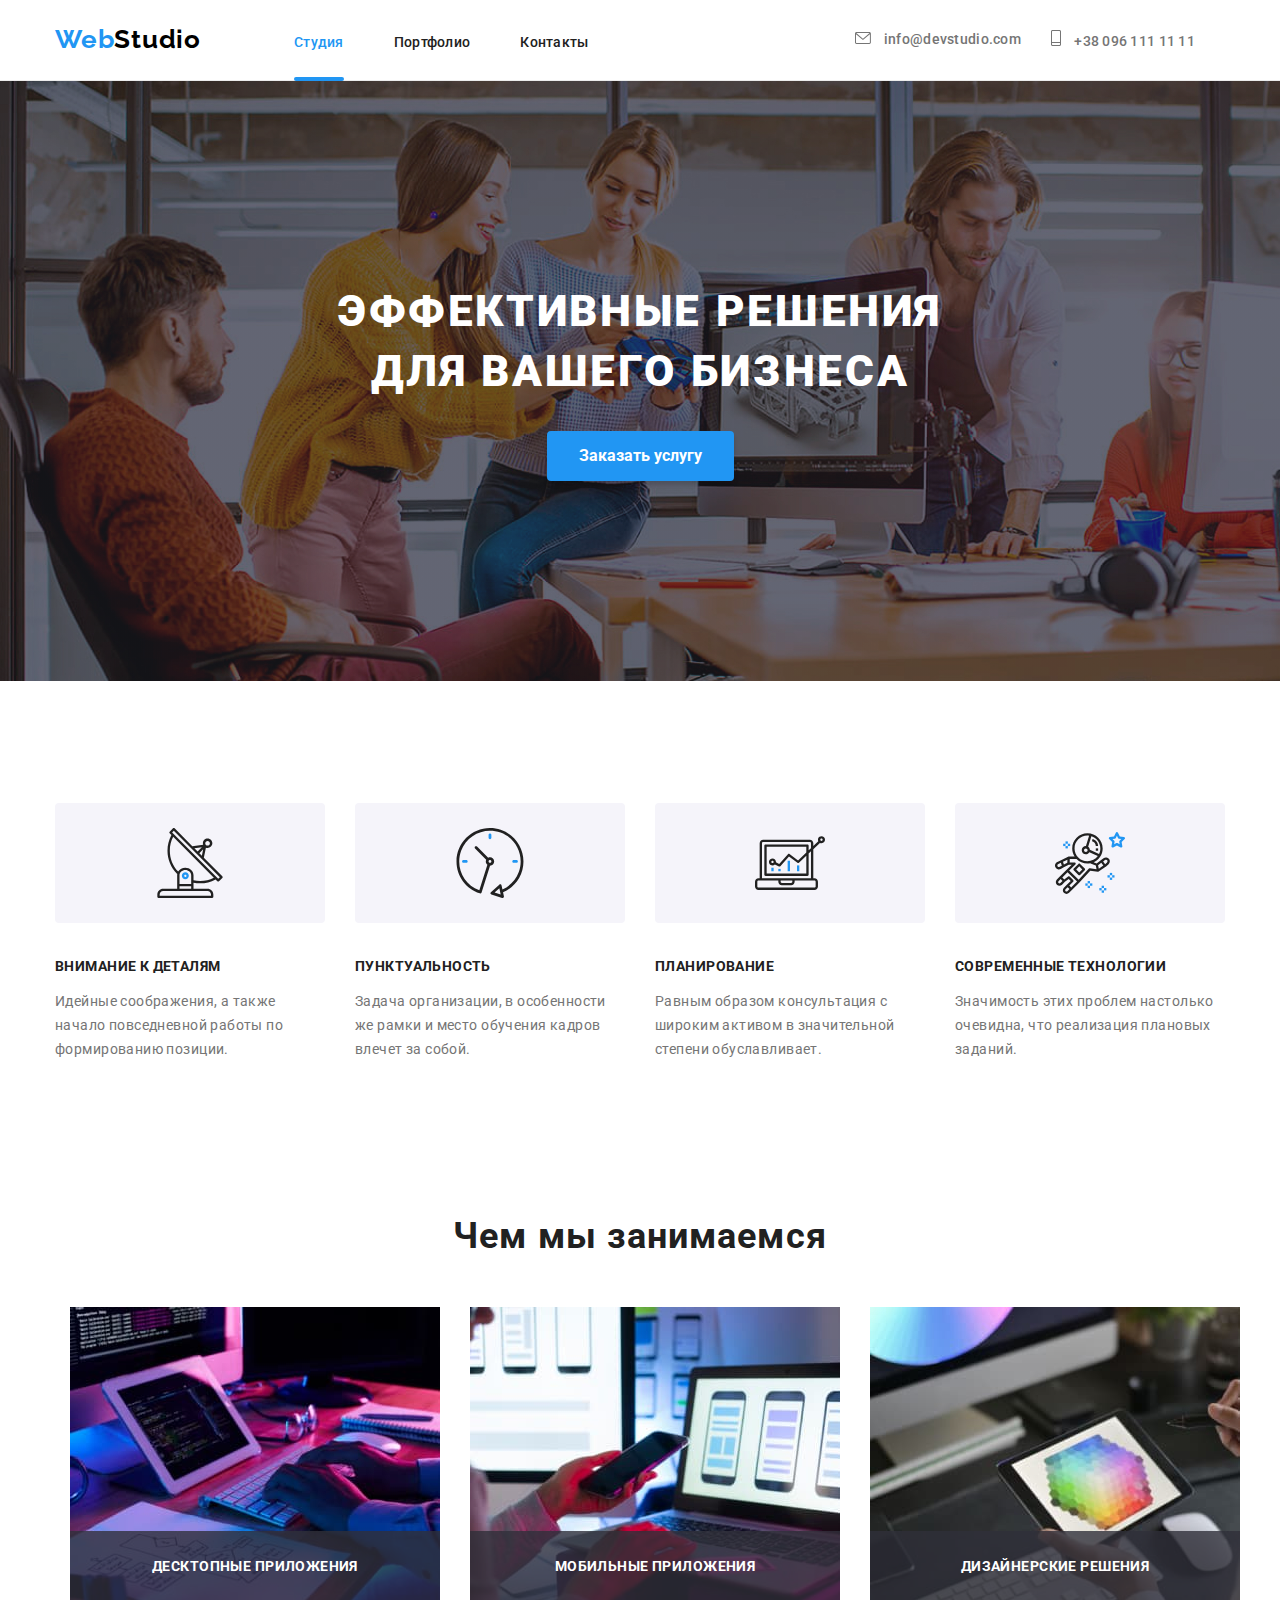
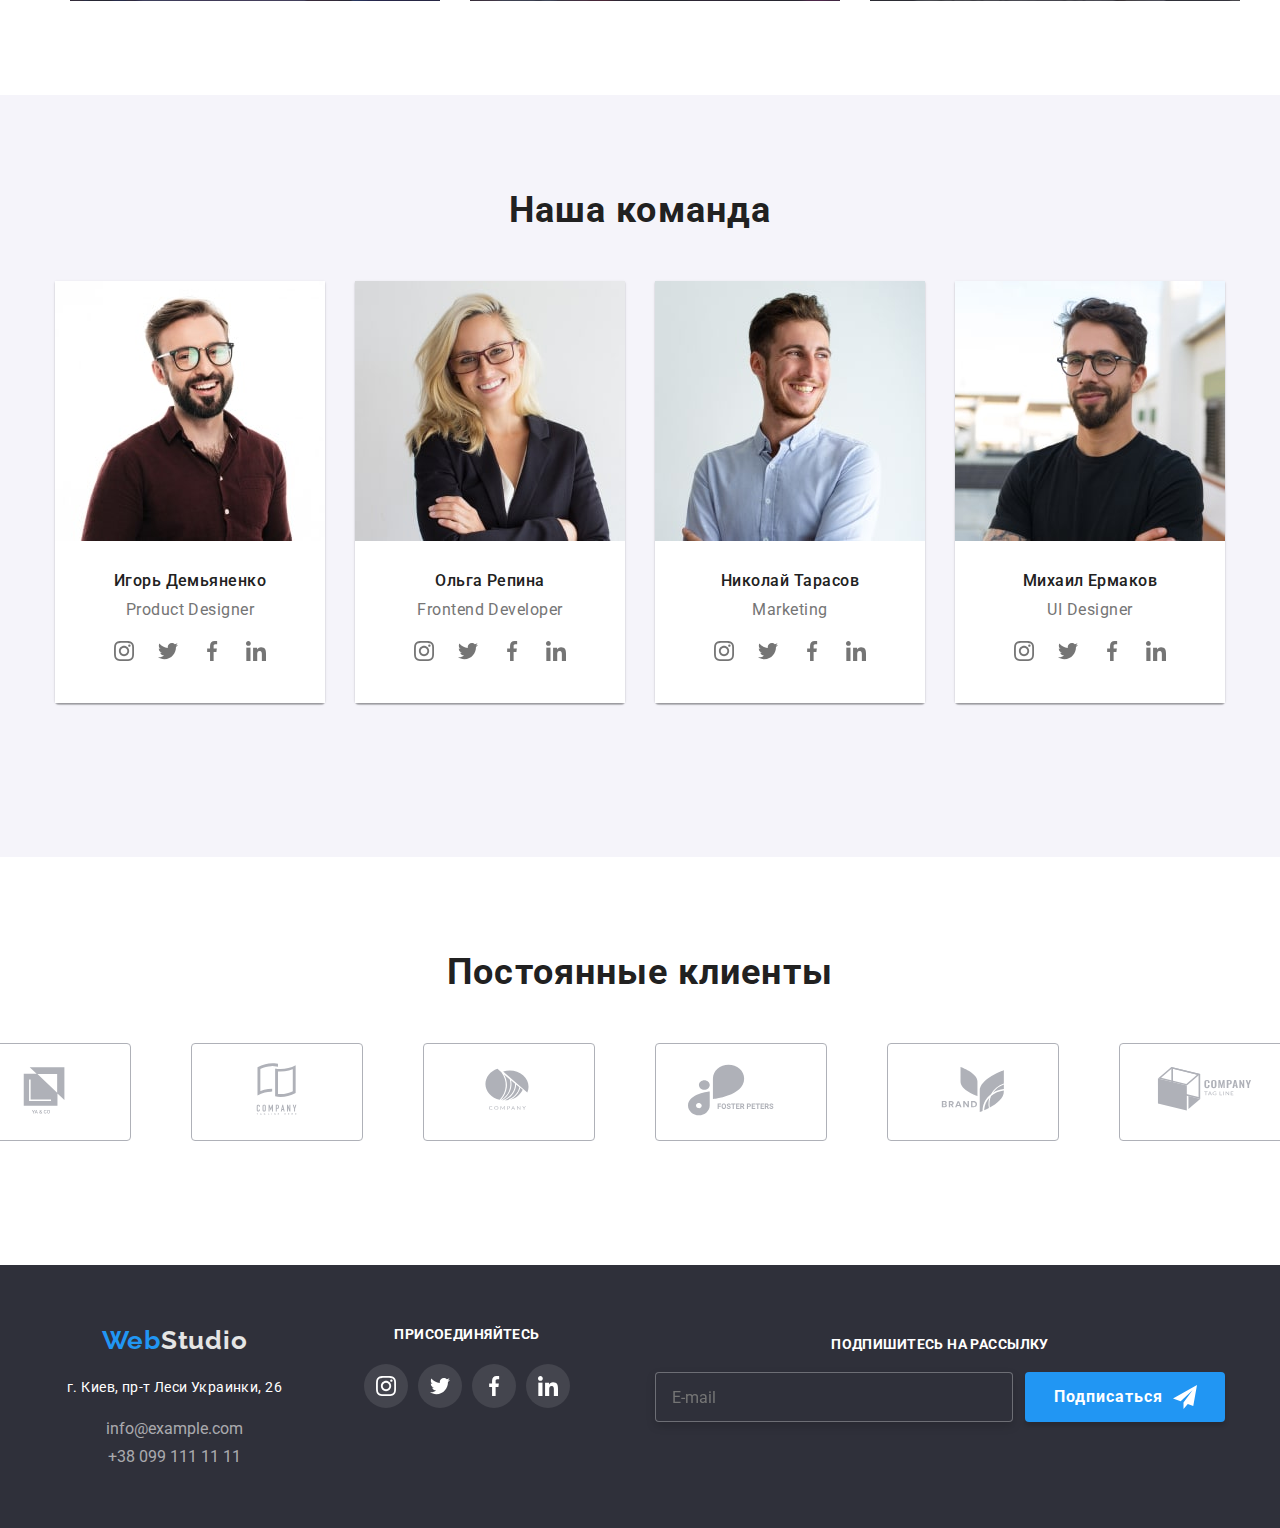
<file: index.html>
<!DOCTYPE html>
<html lang="ru">
    <head>
        <meta charset="UTF-8">
        <meta http-equiv="X-UA-Compatible" content="IE=edge">
        <meta name="viewport" content="width=device-width, initial-scale=1.0">
        <title>Document</title>
        <link rel="preconnect" href="https://fonts.gstatic.com">
        <link href="https://fonts.googleapis.com/css2?family=Raleway:wght@700&family=Roboto:wght@400;500;700;900&display=swap" rel="stylesheet">
        <link rel="stylesheet" href="./css/styles.css">
        <link rel="stylesheet" href="./css/main.min.css">
    </head>
    <body>
    <!--Шапка сайта-->
    <header class="header">
    <div class="container header-container">
    <nav class="header-nav">
        <a class="logo" href="/"><span class="web-logo">Web</span>Studio</a>

        <ul class="menu">
        <li class="menu__item"><a class=" menu__link current-page" href="">Студия</a></li>
        <li class="menu__item"><a class="menu__link" href="./portfolio.html">Портфолио</a></li>
        <li class="menu__item"><a calss="menu__link"  href="">Контакты</a></li>
        </ul>
    </nav>
    <ul class="contacts">
        <li class="contacts__item">
        <a class="contacts__link" href="mailto:info@devstudio.com">
            <svg class="envelope-icon" width="16" height="12">
            <use href="./images/icons.svg#icon-envelope"></use>
            </svg>
        info@devstudio.com</a></li>
        <li class="contacts__item">
        <a class="contacts__link" href="tel:+380961111111">
        <svg class="phone-icon" width="10" height="16">
        <use href="./images/icons.svg#icon-phone"></use>    
        </svg> +38 096 111 11 11</a></li>
     </ul>
   
     <button class="menu-open" type="button">
         <svg class="mobile menu-open" width="40" height="40"><use href="./images/icons.svg#mobile"></use></svg>
     </button>
    
     <div class="mobile-nav is-hidden ">
         <div class="mobile-container">
         <button type="button" class="menu-close">
            <svg class="mobile menu-close" width="20" height="20"><use href="./images/icons.svg#icon-vector"></use></svg>
         </button>
         <nav>
             <ul class="mobile-menu">
                 <li class="mobile-menu__item">
                     <a href="" class="mobile-menu__link">Студия</a>
                 </li>
                 <li class="mobile-menu__item">
                     <a href="" class="mobile-menu__link">Портфолио</a>
                 </li>
                     <li class="mobile-menu__item">
                     <a href="" class="mobile-menu__link">Контакты</a>
                 </li>
             </ul>
         </nav>
         <div class="mobile-nav__bottom">
            <ul class="mobile-contacts list">
              <li class="mobile-contacts__item">
                <a href="" class="mobile-mail__link link">+38 096 111 11 11</a>
              </li>
              <li class="mobile-contacts__item">
                <a href="" class="mobile-contacts__link link">info@devstudio.com</a>
              </li>
            
            </ul>
            <ul class="mobile-media list">
              <li class="mobile-media__item">
                <a href="" class="mobile-media__link link">Instagram</a>
              </li>
              <li class="mobile-media__item">
                <a href="" class="mobile-media__link link">Twitter</a>
              </li>
              <li class="mobile-media__item">
                <a href="" class="mobile-media__link link">Facebook</a>
              </li>
              <li class="mobile-media__item">
                <a href="" class="mobile-media__link link">LinkedIn</a>
              </li>
            </ul>
            </div>
        </div>
    
    </div>
</div>

    </header>

<main>
    <!--Главный герой-->
    <section class="hero">
        <div class="container">
        <h1 class="title-h1">Эффективные решения <br> для вашего бизнеса</h1>
        <button data-modal-open class="button" type="button">Заказать услугу</button>
        </div>
    </section>
    
    <!--Преимущества-->
    <section class="section advantages">
    <div class="container">
        <h2>Преимущества</h2>
    <ul class="advantages-list">
        <li class="advanategs-list-item">
            <div class="advantages-bg-icon">
                <svg class="advantages-icon" width="70" height="70">
                <use href="./images/icons.svg#icon-antenna"></use>   
                </svg>
            </div>
            <h3 class="advantages-title">Внимание к деталям</h3>
            <p class="advantages-description">Идейные соображения, а также начало повседневной работы по формированию позиции.</p>
        </li>

        <li class="advanategs-list-item">
            <div class="advantages-bg-icon">
                <svg class="advantages-icon" width="70" height="70">
                <use href="./images/icons.svg#icon-clock"></use>
                </svg>
            </div>
            <h3 class="advantages-title">Пунктуальность</h3>
            <p  class="advantages-description">Задача организации, в особенности же рамки и место обучения кадров влечет за собой.</p>
        </li>
    
        <li class="advanategs-list-item">
            <div class="advantages-bg-icon">
                <svg class="advantages-icon" width="70" height="70">
                <use href="./images/icons.svg#icon-diagram"></use>
                </svg>
            </div>
            <h3 class="advantages-title">Планирование</h3>
            <p class="advantages-description">Равным образом консультация с широким активом в значительной степени обуславливает.</p>
        </li>

        <li class="advanategs-list-item">
            <div class="advantages-bg-icon">
                <svg class="advantages-icon" width="70" height="70">
                <use href="./images/icons.svg#icon-astronaut"></use>
                </svg>
            </div>
            <h3 class="advantages-title">Современные технологии</h3>
            <p class="advantages-description">Значимость этих проблем настолько очевидна, что реализация плановых заданий.</p>
        </li>
    </ul>
    </div>
    </section>

    <!--Чем мы занимаемся-->
    <section class="services">
        <h2 class="h2-title">Чем мы занимаемся</h2>
        <ul class="services-list">
            <li class="services-item">
                <img src="./images/box1.jpg" alt="Разработка" width="370">
                <div class="services-desc">
                    <h3>Десктопные приложения</h3>
                  </div>
            </li>
            <li class="services-item">
                <img src="./images/img.jpg" alt="Приложения" width="370">
                <div class="services-desc">
                    <h3>Мобильные приложения</h3>
                  </div>
            </li>
            <li class="services-item">
                <img src="./images/img(1).jpg" alt="Дизайн" width="370">
                <div class="services-desc">
                    <h3>Дизайнерские решения</h3>
                  </div>
            </li>
        </ul>
    </section>

    <!--Наша команда-->
    <section class="our-team">
    <div class="container">
        <h2 class="h2-title">Наша команда</h2>
        <ul class="our-team-list">
            <li class="our-team-item">
                <picture>
                    <source srcset="./images/dev-1-desk-min.jpg 1x, ./images/dev-1-desk2-min.jpg 2x" media="(min-width: 1200px)">
                    <source srcset="./images/dev-1-tab-min.jpg 1x, ./images/dev-1-tab2-min.jpg 2x" media="(min-width: 768px)">
                    <source srcset="./images/dev-1-mob-min.jpg 1x, ./images/dev-1-mob2-min.jpg 2x" media="(min-width: 480px)">
                    <img src="./images/img(4)(1).jpg" alt="Product designer" width="270">
                </picture>
                
                <div class="team-card">
                <h3 class="developer-title">Игорь Демьяненко</h3>
                <p class="developer-description">Product Designer</p>
                <ul class="social-icons-list">
                    <li class="social-icon-item">
                        <a href="#">
                            <svg class="social-icon">
                            <use href="./images/icons.svg#icon-instagram"></use>
                            </svg>
                        </a>
                    </li>
                    <li class="social-icon-item">
                        <a href="#">
                            <svg class="social-icon" >
                            <use href="./images/icons.svg#icon-twitter"></use>
                            </svg>
                        </a>
                    <li class="social-icon-item">
                            <a href="#">
                                <svg class="social-icon" >
                                <use href="./images/icons.svg#icon-facebook"></use>
                                </svg>
                            </a>
                        </li>
                    </li>
                    <li class="social-icon-item"><a href="#"><svg class="social-icon" width="20" height="20">
                        <use href="./images/icons.svg#icon-linkedin"></use>
                        </svg></a></li>

                </ul>
                
            </div>
            </li>
            <li class="our-team-item">
                <picture>
                    <source srcset="./images/dev-2-desk-min.jpg 1x, ./images/dev-2-desk2-min.jpg 2x" media="(min-width: 1200px)">
                    <source srcset="./images/dev-2-tab-min.jpg 1x, ./images/dev-2-tab2-min.jpg 2x" media="(min-width: 768px)">
                    <source srcset="./images/dev-2-mob-min.jpg 1x, ./images/dev-2-mob2-min.jpg 2x" media="(min-width: 480px)">
                <img src="./images/img(1)(1).jpg" alt="Frontend developer" width="270">
                </picture>
                <div class="team-card">
                <h3 class="developer-title">Ольга Репина</h3>
                <p class="developer-description">Frontend Developer</p>
                <ul class="social-icons-list">
                    <li class="social-icon-item">
                        <a href="#">
                            <svg class="social-icon">
                            <use href="./images/icons.svg#icon-instagram"></use>
                            </svg>
                        </a>
                    </li>
                    <li class="social-icon-item">
                        <a href="#">
                            <svg class="social-icon">
                            <use href="./images/icons.svg#icon-twitter"></use>
                            </svg>
                        </a>
                    <li class="social-icon-item">
                            <a href="#">
                                <svg class="social-icon">
                                <use href="./images/icons.svg#icon-facebook"></use>
                                </svg>
                            </a>
                        </li>
                    </li>
                    <li class="social-icon-item"><a href="#"><svg class="social-icon">
                        <use href="./images/icons.svg#icon-linkedin"></use>
                        </svg></a></li>

                </ul>
                </div>
            </li>
            <li class="our-team-item">
                <picture>
                    <source srcset="./images/dev-3-desk-min.jpg 1x, ./images/dev-3-desk2-min.jpg 2x" media="(min-width: 1200px)">
                    <source srcset="./images/dev-3-tab-min.jpg 1x, ./images/dev-3-tab2-min.jpg 2x" media="(min-width: 768px)">
                    <source srcset="./images/dev-3-mob-min.jpg 1x, ./images/dev-3-mob2-min.jpg 2x" media="(min-width: 480px)">
                <img src="./images/img(2)(1).jpg" alt="Marketing" width="270">
                </picture>
                <div class="team-card">
                <h3 class="developer-title">Николай Тарасов</h3>
                <p class="developer-description">Marketing</p>
                <ul class="social-icons-list">
                    <li class="social-icon-item">
                        <a href="#">
                            <svg class="social-icon">
                            <use href="./images/icons.svg#icon-instagram"></use>
                            </svg>
                        </a>
                    </li>
                    <li class="social-icon-item">
                        <a href="#">
                            <svg class="social-icon">
                            <use href="./images/icons.svg#icon-twitter"></use>
                            </svg>
                        </a>
                    <li class="social-icon-item">
                            <a href="#">
                                <svg class="social-icon">
                                <use href="./images/icons.svg#icon-facebook"></use>
                                </svg>
                            </a>
                        </li>
                    </li>
                    <li class="social-icon-item"><a href="#"><svg class="social-icon">
                        <use href="./images/icons.svg#icon-linkedin"></use>
                        </svg></a></li>

                </ul>
            </div>
            </li>
            <li class="our-team-item">
                <picture>
                    <source srcset="./images/dev-4-desk-min.jpg 1x, ./images/dev-4-desk2-min.jpg 2x" media="(min-width: 1200px)">
                    <source srcset="./images/dev-4-tab-min.jpg 1x, ./images/dev-4-tab2-min.jpg 2x" media="(min-width: 768px)">
                    <source srcset="./images/dev-4-mob-min.jpg 1x, ./images/dev-4-mob2-min.jpg 2x" media="(min-width: 480px)">
                <img src="./images/img(3)(1).jpg" alt="Ul designer" width="270">
                </picture>
                <div class="team-card">
                <h3 class="developer-title">Михаил Ермаков</h3>
                <p class="developer-description">UI Designer</p>
                <ul class="social-icons-list">
                    <li class="social-icon-item">
                        <a href="#">
                            <svg class="social-icon">
                            <use href="./images/icons.svg#icon-instagram"></use>
                            </svg>
                        </a>
                    </li>
                    <li class="social-icon-item">
                        <a href="#">
                            <svg class="social-icon">
                            <use href="./images/icons.svg#icon-twitter"></use>
                            </svg>
                        </a>
                    <li class="social-icon-item">
                            <a href="#">
                                <svg class="social-icon">
                                <use href="./images/icons.svg#icon-facebook"></use>
                                </svg>
                            </a>
                        </li>
                    </li>
                    <li class="social-icon-item"><a href="#"><svg class="social-icon">
                        <use href="./images/icons.svg#icon-linkedin"></use>
                        </svg></a></li>

                </ul>
            </div>
            </li>
        </ul>
    </div>
    </section>

    <!--Наши Клиенты-->
    <section class="clients">
        <div class="container">
        <h2 class="h2-title">Постоянные клиенты</h2>
        <ul class="clients-list">
            <li class="clients-list-item">
            <svg class="client-logo">
                <use href="./images/icons.svg#icon-yacologo"></use>
            </svg>
            </li>
            <li class="clients-list-item">
            <svg class="client-logo">
                <use href="./images/icons.svg#icon-company-files"></use>
            </svg>
            </li>
            <li class="clients-list-item">
            <svg class="client-logo">
                <use href="./images/icons.svg#icon-companylogo"></use>
            </svg>
            </li>
            <li class="clients-list-item">
            <svg class="client-logo">
                <use href="./images/icons.svg#icon-fosterpeters"></use>
            </svg>
            </li>
            <li class="clients-list-item">
            <svg class="client-logo">
                <use href="./images/icons.svg#icon-brand"></use>
            </svg>
            </li>
            <li class="clients-list-item">
            <svg class="client-logo">
                <use href="./images/icons.svg#icon-Logo6"></use>
            </svg>
            </li>
        </ul>
    </div>

    </section>
    
    
    
    </main>
    <!--Футер-->
    <footer class="footer">
    <div class="container footer">
    <div class="footer-wrapper">
    <div class="footer-address-container"> 
    <a class="logo" href="./index.html"><span class="web-logo">Web</span><span class="studio-logo">Studio</span></a>
    <address class="footer-address">
        <p class="address-kiev">г. Киев, пр-т Леси Украинки, 26</p>
        <a href="mailto:info@example.com" class="footer-contacts">info@example.com <br></a>
        <a href="tel:+380991111111" class="footer-contacts">+38 099 111 11 11</a>
    </address>
    </div>  
    
    <div class="footer-social">
        <b>присоединяйтесь</b>
        <ul class="footer-social-list">
            <li class="footer-social-item">
                <svg class="footer-social-icon" >
                    <use href="./images/icons.svg#icon-instagram"></use>
                </svg>
            </li>
            <li class="footer-social-item">
                <svg class="footer-social-icon">
                    <use href="./images/icons.svg#icon-twitter"></use>
                </svg>
            </li>
            <li class="footer-social-item">
                <svg class="footer-social-icon">
                    <use href="./images/icons.svg#icon-facebook"></use>
                </svg>
            </li>
            <li class="footer-social-item">
                <svg class="footer-social-icon">
                    <use href="./images/icons.svg#icon-linkedin"></use>
                </svg>
            </li>
        </ul>
    </div>
    </div>
<div class="signup-form">
    <p class="footer-form-title">Подпишитесь на рассылку</p>
    <form action="#" name="sign-up" class="footer-signup">        
            <input type="email" name="email" placeholder="E-mail" required class="input-signup"/>
    
        <button type="submit" class="footer-signup-submit">Подписаться
            <svg class="signup-icon" width="24" height="24">
                <use href="./images/icons.svg#icon-send"></use>
            </svg>
        </button>
    </form>
</div>
    </div>
    </footer>

    <div class="modal is-hidden" id="modal" data-modal>
        <div class="modal-content" id="modal-content">
           
          <button data-modal-close type="button">
              <svg width="11" height="11"><use href="./images/icons.svg#icon-vector"></use></svg>
          </button>

          <form action="#" class="modal-form" method="GET">
            <p class="modal-form-title">Оставьте свои данные, мы вам перезвоним</p>
              <label class="modal-form-field">Имя
              <div class="modal-form-wrap">
                  <input class="modal-form-input" type="text" name="username" placeholder=" " required/>
                  <svg class="modal-form-icon" width="15" height="115"><use href="./images/icons.svg#icon-person"></use></svg>
              </div>
            </label>
            <label class="modal-form-field">Телефон
                <div class="modal-form-wrap">
                    <input class="modal-form-input" type="tel" name="usertel" placeholder=" " required/>
                    <svg class="modal-form-icon" width="15" height="15"><use href="./images/icons.svg#icon-phone"></use></svg>
                </div>
              </label>
              <label class="modal-form-field">Почта
                <div class="modal-form-wrap">
                    <input class="modal-form-input" type="email" name="usermail" placeholder=" " required/>
                    <svg class="modal-form-icon" width="15" height="15"><use href="./images/icons.svg#icon-email"></use></svg>
                </div>
              </label>
              <label class="modal-form-field">Комментарий
                <div class="modal-form-wrap">
                    <textarea class="modal-form-comment" 
                    type="text" name="usercomment" placeholder="Введите текст " required></textarea>
                </div>
              </label>
            
                  <input type="checkbox" id="checkbox" name="user-agree"
                   required class="visually-hidden modal-form-check">
                   <label for="checkbox" class="modal-form-policy">
                    <div class="icon-tick-wrap">
                  <svg class="icon-tick" width="11" height="8">
                    <use href="./images/icons.svg#icon-tick"></use></svg> </div>
                  Соглашаюсь с рассылкой и принимаю  <a class="policy-link" href="#"  href target="_blank" rel="nofollow noopener norefferer"> Условия договора</a>
                
              </label>
              <button class="modal-form-btn" type="submit">Отправить</button>
          </form>
        </div>
      </div>
<script src="./js/modal.js"></script>
<script src="./js/menu.js"></script>
</body>
</file>
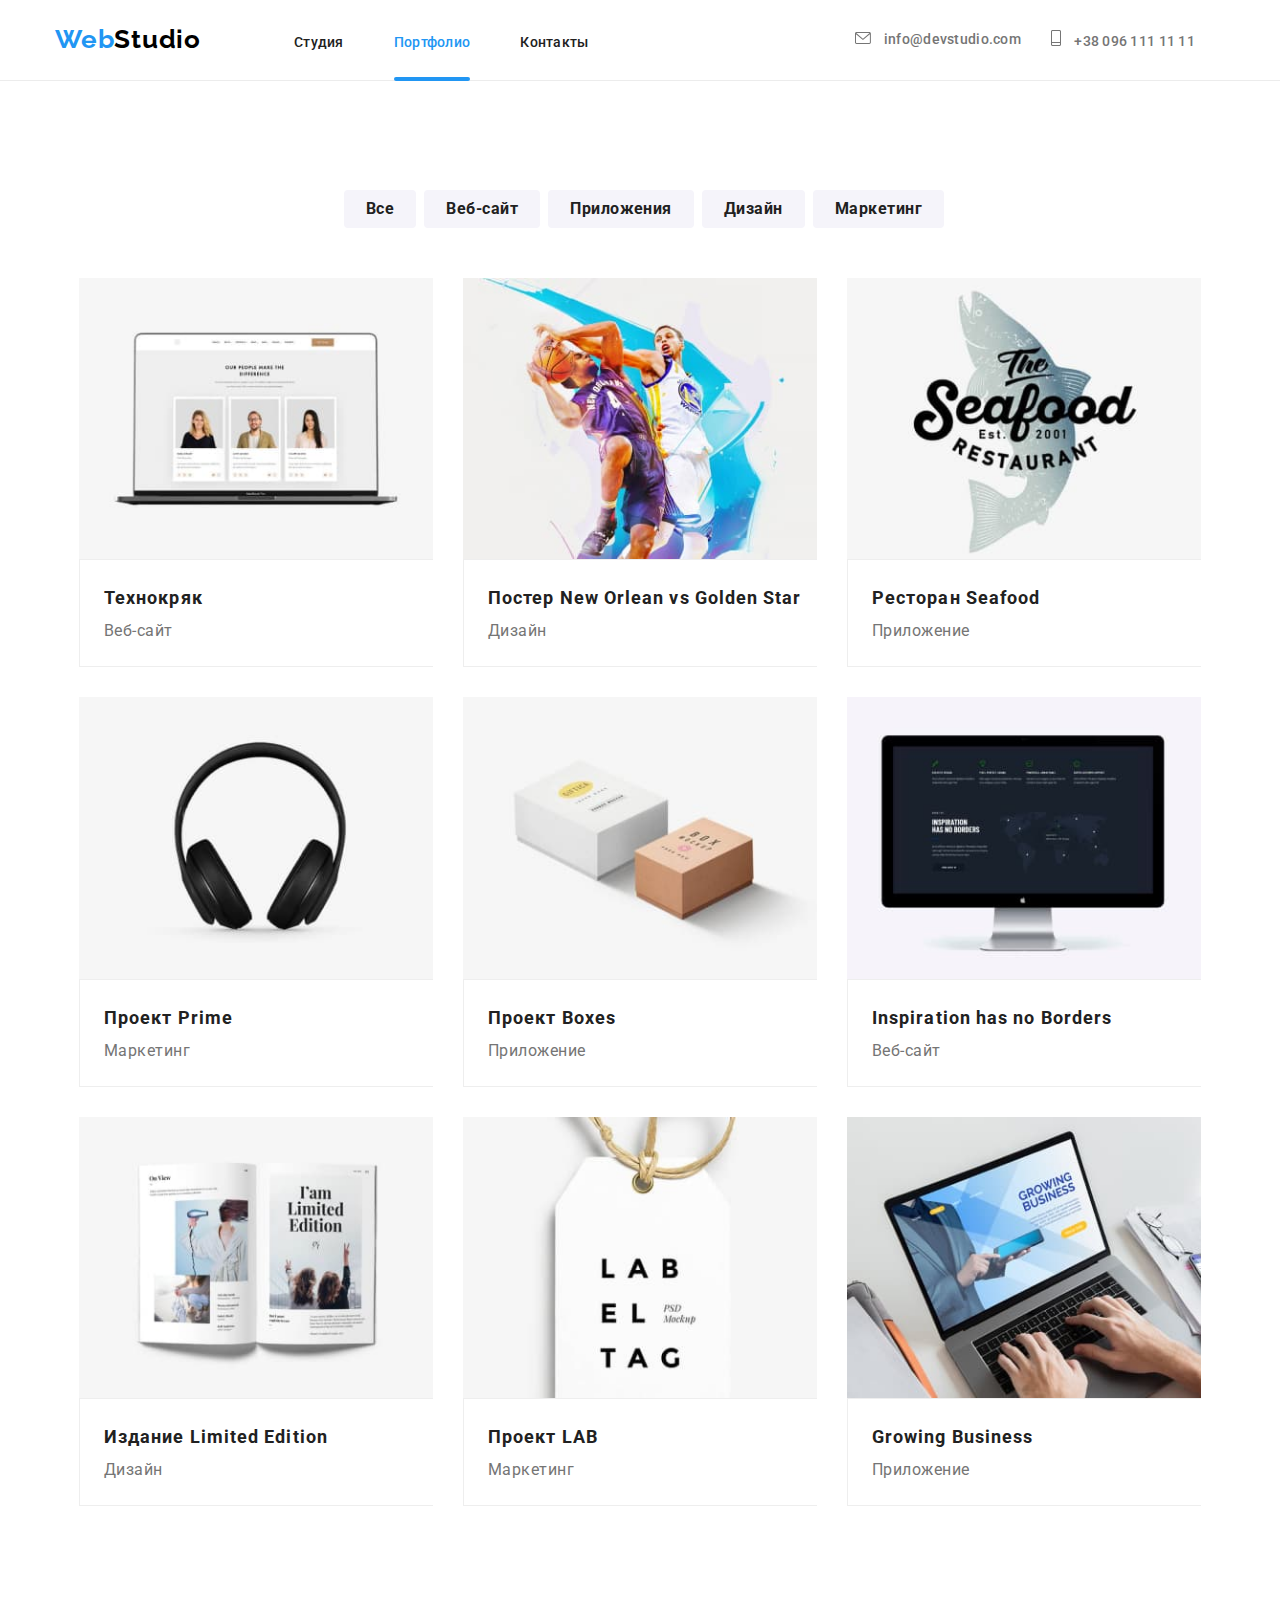
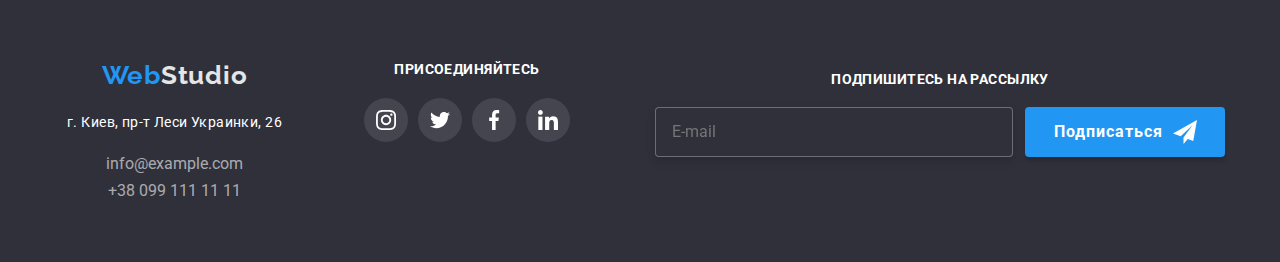
<file: portfolio.html>
<!DOCTYPE html>
<html lang="ru">
<head>
    <meta charset="UTF-8">
    <meta http-equiv="X-UA-Compatible" content="IE=edge">
    <meta name="viewport" content="width=device-width, initial-scale=1.0">
    <title>Document</title>
    <link rel="preconnect" href="https://fonts.gstatic.com">
    <link href="https://fonts.googleapis.com/css2?family=Raleway:wght@700&family=Roboto:wght@400;500;700;900&display=swap" rel="stylesheet">
    <link rel="stylesheet" href="./css/styles.css">
    <link rel="stylesheet" href="./css/main.min.css">
</head>
<body>
    <header class="header">
        <div class="container header-container">
        <nav class="header-nav">
            <a class="logo" href="/"><span class="web-logo">Web</span>Studio</a>
    
            <ul class="menu">
                <li class="menu__item"><a class=" menu__link " href="./index.html">Студия</a></li>
                <li class="menu__item"><a class="menu__link current-page" href="./index.html">Портфолио</a></li>
                <li class="menu__item"><a calss="menu__link"  href="">Контакты</a></li>
            </ul>
        </nav>
        <ul class="contacts">
            <li class="contacts__item">
            <a class="contacts__link" href="mailto:info@devstudio.com">
                <svg class="envelope-icon" width="16" height="12">
                <use href="./images/icons.svg#icon-envelope"></use>
                </svg>
            info@devstudio.com</a></li>
            <li class="contacts__item">
            <a class="contacts__link" href="tel:+380961111111">
            <svg class="phone-icon" width="10" height="16">
            <use href="./images/icons.svg#icon-phone"></use>    
            </svg> +38 096 111 11 11</a></li>
         </ul>
        </div>
        <button class="menu-open" type="button">
            <svg class="mobile menu-open" width="40" height="40"><use href="./images/icons.svg#mobile"></use></svg>
        </button>
       
        <div class="mobile-nav is-hidden ">
            <div class="mobile-container">
            <button type="button" class="menu-close">
               <svg class="mobile menu-close" width="20" height="20"><use href="./images/icons.svg#icon-vector"></use></svg>
            </button>
            <nav>
                <ul class="mobile-menu">
                    <li class="mobile-menu__item">
                        <a href="./index.html" class="mobile-menu__link">Студия</a>
                    </li>
                    <li class="mobile-menu__item">
                        <a href="./portfolio.html" class="mobile-menu__link">Портфолио</a>
                    </li>
                        <li class="mobile-menu__item">
                        <a href="" class="mobile-menu__link">Контакты</a>
                    </li>
                </ul>
            </nav>
            <div class="mobile-nav__bottom">
               <ul class="mobile-contacts list">
                 <li class="mobile-contacts__item">
                   <a href="" class="mobile-mail__link link">+38 096 111 11 11</a>
                 </li>
                 <li class="mobile-contacts__item">
                   <a href="" class="mobile-contacts__link link">info@devstudio.com</a>
                 </li>
               
               </ul>
               <ul class="mobile-media list">
                 <li class="mobile-media__item">
                   <a href="" class="mobile-media__link link">Instagram</a>
                 </li>
                 <li class="mobile-media__item">
                   <a href="" class="mobile-media__link link">Twitter</a>
                 </li>
                 <li class="mobile-media__item">
                   <a href="" class="mobile-media__link link">Facebook</a>
                 </li>
                 <li class="mobile-media__item">
                   <a href="" class="mobile-media__link link">LinkedIn</a>
                 </li>
               </ul>
               </div>
           </div>
       
       </div>
        </header>
<main>
<!--кнопки-фильтра-->
<section class="button-filter-section">
    <div class="container">
        <ul class="button-filter-list">
            <li class="button-filter-item">
                <button class="button-filter" type="button">Все</button>
            </li>
            <li class="button-filter-item">
                <button class="button-filter" type="button">Веб-сайт</button>
            </li>
            <li class="button-filter-item">
                <button class="button-filter" type="button">Приложения</button>
            </li>
            <li class="button-filter-item">
                <button class="button-filter" type="button">Дизайн</button>
            </li>
            <li class="button-filter-item">
                <button class="button-filter" type="button">Маркетинг</button>
            </li>
        </ul>
    </div>

    <ul class="project-set">
    <li class="project-item">
    <a  href="">
        <img src="./images/technokryak.jpg" alt="Веб-сайт Технокряк" width="370" height="294"/>
    <div class="project-card ">
        <h3 class="project-title">Технокряк</h3>
        <p class="project-type">Веб-сайт</p>
    </div>
    <div class="overlay">
    <p>Технокряк это современная площадка распространения коронавируса. Компании используют эту платформу для цифрового
        шпионажа и атак на защищённые сервера конкурентов.</p>
    </div>
    </a>
    </li>

    <li class="project-item">
        <a href="">
        <img src="./images/poster.jpg" alt="Постер New Orlean vs Golden Star" width="370">
        <div class="project-card">
        <h3 class="project-title">Постер New Orlean vs Golden Star</h3>
        <p class="project-type">Дизайн</p>
        </div>
        <div class="overlay">
            <p>Технокряк это современная площадка распространения коронавируса. Компании используют эту платформу для цифрового
                шпионажа и атак на защищённые сервера конкурентов.</p>
            </div>
            </a>
    </li>

    <li class="project-item">
        <a href="">
        <img src="./images/seafood.jpg" alt="Приложение Ресторан Seafood" width="370">
        <div class="project-card">
        <h3 class="project-title">Ресторан Seafood</h3>
        <p class="project-type">Приложение</p>
        </div>
        <div class="overlay">
            <p>Технокряк это современная площадка распространения коронавируса. Компании используют эту платформу для цифрового
                шпионажа и атак на защищённые сервера конкурентов.</p>
            </div>
        </a>
    </li>
    <li class="project-item">
        <a href="">
        <img src="./images/prime.jpg" alt="Проект Prime" width="370">
        <div class="project-card">
        <h3 class="project-title">Проект Prime</h3>
        <p class="project-type">Маркетинг</p>
        </div>
        <div class="overlay">
            <p>Технокряк это современная площадка распространения коронавируса. Компании используют эту платформу для цифрового
                шпионажа и атак на защищённые сервера конкурентов.</p>
            </div>
        </a>
    </li>
    <li class="project-item">
        <a href="">
        <img src="./images/boxes.jpg" alt="Проект Boxes" width="370">
        <div class="project-card">
        <h3 class="project-title">Проект Boxes</h3>
        <p class="project-type">Приложение</p>
        </div>
        <div class="overlay">
            <p>Технокряк это современная площадка распространения коронавируса. Компании используют эту платформу для цифрового
                шпионажа и атак на защищённые сервера конкурентов.</p>
            </div>
        </a>
    </li>
    <li class="project-item">
        <a href="">
        <img src="./images/inspirationhasnoborders.jpg"
        alt="Веб-сайт Inspiration has no Borders " width="370">
        <div class="project-card">
        <h3 class="project-title">Inspiration has no Borders</h3>
        <p class="project-type">Веб-сайт</p>
        </div>
        <div class="overlay">
            <p>Технокряк это современная площадка распространения коронавируса. Компании используют эту платформу для цифрового
                шпионажа и атак на защищённые сервера конкурентов.</p>
            </div>
        </a>
    </li>
    <li class="project-item">
        <a href="">
        <img src="./images/magazine.jpg" alt="Издание Limited Edition" width="370">
        <div class="project-card">
        <h3 class="project-title">Издание Limited Edition</h3>
        <p class="project-type">Дизайн</p>
        </div>
        <div class="overlay">
            <p>Технокряк это современная площадка распространения коронавируса. Компании используют эту платформу для цифрового
                шпионажа и атак на защищённые сервера конкурентов.</p>
            </div>
        </a>
    </li>
    <li class="project-item">
        <a href="">
        <img src="./images/lab.jpg" alt="Проект LAB" width="370">
        <div class="project-card">
        <h3 class="project-title">Проект LAB</h3>
        <p class="project-type">Маркетинг</p>
        </div>
        <div class="overlay">
            <p>Технокряк это современная площадка распространения коронавируса. Компании используют эту платформу для цифрового
                шпионажа и атак на защищённые сервера конкурентов.</p>
            </div>
    </a>
    </li>
    <li class="project-item">
        <a href="">
        <img src="./images/growingbusiness.jpg" alt="Приложение Growing Business" width="370">
        <div class="project-card">
        <h3 class="project-title">Growing Business</h3>
        <p class="project-type">Приложение</p>
        </div>
        <div class="overlay">
            <p>Технокряк это современная площадка распространения коронавируса. Компании используют эту платформу для цифрового
                шпионажа и атак на защищённые сервера конкурентов.</p>
            </div>
        </a>
    </li>
</ul>
</section>
</main>
    <!--Футер-->
    <footer class="footer">
        <div class="container footer">
        <div class="footer-wrapper">
        <div class="footer-address-container"> 
        <a class="logo" href="./index.html"><span class="web-logo">Web</span><span class="studio-logo">Studio</span></a>
        <address class="footer-address">
            <p class="address-kiev">г. Киев, пр-т Леси Украинки, 26</p>
            <a href="mailto:info@example.com" class="footer-contacts">info@example.com <br></a>
            <a href="tel:+380991111111" class="footer-contacts">+38 099 111 11 11</a>
        </address>
        </div>  
        
        <div class="footer-social">
            <b>присоединяйтесь</b>
            <ul class="footer-social-list">
                <li class="footer-social-item">
                    <svg class="footer-social-icon" >
                        <use href="./images/icons.svg#icon-instagram"></use>
                    </svg>
                </li>
                <li class="footer-social-item">
                    <svg class="footer-social-icon">
                        <use href="./images/icons.svg#icon-twitter"></use>
                    </svg>
                </li>
                <li class="footer-social-item">
                    <svg class="footer-social-icon">
                        <use href="./images/icons.svg#icon-facebook"></use>
                    </svg>
                </li>
                <li class="footer-social-item">
                    <svg class="footer-social-icon">
                        <use href="./images/icons.svg#icon-linkedin"></use>
                    </svg>
                </li>
            </ul>
        </div>
        </div>
    <div class="signup-form">
        <p class="footer-form-title">Подпишитесь на рассылку</p>
        <form action="#" name="sign-up" class="footer-signup">        
                <input type="email" name="email" placeholder="E-mail" required class="input-signup"/>
        
            <button type="submit" class="footer-signup-submit">Подписаться
                <svg class="signup-icon" width="24" height="24">
                    <use href="./images/icons.svg#icon-send"></use>
                </svg>
            </button>
        </form>
    </div>
        </div>
        </footer>

    
</body>
</file>
<file: css/styles.css>
:root{
    --main-black-color:#212121;
    --main-white-color:#FFFFFF;
    --accent-blue-color:#2196F3;
    --address-white-color: rgba(255, 255, 255, 0.6);
    --grey: #757575;
    --grey-bg:#2F303A;
    --white-bg:#E5E5E5;
    --light-grey-bg:#F5F4FA;
    --main-font: 'Roboto',sans-serif;
    --accent-font:'Raleway', sans-serif;
    --fill-color:#AFB1B8;
    --time-animation: color 250ms cubic-bezier(0.4, 0, 0.2, 1)
}

body{
    font-family: var(--main-font);
    color: var(--main-black-color);
    font-style: normal;
    font-weight: normal;
}
.container {
    width: 1200px;
    padding: 0 15px;
    margin: 0 auto;
  }
  
  .section{
      padding-bottom: 94px;
      padding-top:94px;
  }

    h1,
    h2,
    h3,
    h4,
    h5,
    h6,
    p,
    button,
    ul,
    ol,
    li {
  margin-top: 0;
  margin-bottom: 0;
}
ul {
    padding-left: 0;
  }
  
  img,
  a {
    display: block;
  }


.advantages h2{
    visibility: hidden;
}
.logo{
    font-family: var(--accent-font);
    color: black;
    font-weight: bold;
    font-size: 26px;
    line-height: 1.192;
    letter-spacing: 0.03em;
    margin-right: 93px;
}

.logo .web-logo {
    color: var(--accent-blue-color)
}

.studio-logo{
    font-family: var(--accent-font);
    color: var(--white-bg);
    font-weight: bold;
    font-size: 26px;
    line-height: 1.192;
    letter-spacing: 0.03em;
}
.link-header,
.header-contacts{
    font-weight: 500;
    font-size: 14px;
    line-height: 1.143;
    letter-spacing: 0.02em;
    color: var(--main-black-color);
}

.link-header:hover,
.link-header:focus{
    color:var(--accent-blue-color);
    transition: var(--time-animation);
}

.title-h1{
    font-weight: 900;
    font-size: 44px;
    line-height: 1.364;
    text-align: center;
    letter-spacing: 0.06em;
    text-transform: uppercase;
    color: var(--main-white-color);
    max-width: 696px;
    margin-bottom: 30px;
    margin-left: auto;
    margin-right: auto;
}
.button {
    background: #2196F3;
    box-shadow: 0px 4px 4px rgba(0, 0, 0, 0.15);
    border-radius: 4px;
    color: var(--main-white-color);
    font-family: inherit;
    font-weight: bold;
    font-size: 16px;
    line-height: 1.875;
    cursor: pointer;
    border: none;
    border-radius: 4px;
    padding: 10px 32px;
    text-align: center;
    transition: background-color 250ms cubic-bezier(0.4, 0, 0.2, 1),
    var(--time-animation);
}

.button:hover,
.button:focus{
    background-color:#188CE8;
    transition: background-color 250ms cubic-bezier(0.4, 0, 0.2, 1),
    box-shadow 250ms cubic-bezier(0.4, 0, 0.2, 1);
}

.advantages{
    padding-top: 94px;
    padding-bottom: 94px;
}
.advantages-list{
    display:flex;
    margin-left: -30px;
    margin-top: -30px;
}

.advanategs-list-item{
    flex-basis: calc((100% - 120px) / 4);
    margin-left: 30px;
    margin-top: 30px;
}
.advantages-title {
    font-style: normal;
    font-weight: bold;
    font-size: 14px;
    line-height: 1.875;
    letter-spacing: 0.03em;
    text-transform: uppercase;
    color: var(--main-black-color);
    margin-bottom: 10px;
    flex-wrap: wrap;
}
.advantages-description {
    font-size: 14px;
    line-height: 24px;
    letter-spacing: 0.03em;
    color: var(--grey);
}
.advantages-bg-icon{
    display: flex;
    justify-content: center;
    align-items: center;
    height: 120px;
    background-color: var(--light-grey-bg);
    border-radius: 4px;
    margin-bottom: 30px;
}

.h2-title{
    font-size: 36px;
    font-weight: bold;
    line-height: 42px;
    text-align: center;
    letter-spacing: 0.03em;
    color:var(--main-black-color);
    margin-bottom: 50px;
}

.developer-title{
    font-weight: 500;
    font-size: 16px;
    text-align: center;
    margin-bottom: 10px;
    line-height: 19px;
    letter-spacing: 0.03em;
    color: var(--main-black-color);
}

.developer-description {
    font-size: 16px;
    text-align: center;
    line-height: 1.187;
    letter-spacing: 0.03em;
    color: var(--grey);
}

.footer{
    background-color: var(--grey-bg);
    padding-top: 60px;
    padding-bottom: 60px;
}
.footer .container {
    width: 1200px;
    margin: 0 auto;
    padding: 0 15px;
}



.address-kiev{
    font-style: normal;
    font-weight: normal;
    font-size: 14px;
    line-height: 1.714;
    letter-spacing: 0.03em;
    color: var(--main-white-color);
}

.address-kiev:hover,
.address-kiev:focus{
    color: var(--accent-blue-color);
    transition: var(--time-animation);

}

.footer-contacts{
    color:var(--address-white-color);
    font-style: normal;
}

.footer-contacts:hover,
.footer-contacts:focus{
    color:var(--accent-blue-color);
    transition: var(--time-animation);
}
.footer-contacts:not(:last-child){
    margin-bottom: 9px;
    margin-top: 20px;
}

.button-filter{
    background: var(--light-grey-bg);
    border-radius: 4px;
    text-align: center;
    font-family: inherit;
    font-weight: bold;
    font-size: 16px;
    line-height: 1.625;
    letter-spacing: 0.03em;
    color: var(--main-black-color);
    cursor: pointer;
    border: none;
    border-radius: 4px;
    padding-bottom: 6px;
    padding: 6px 22px;
    transition:background-color 250ms cubic-bezier(0.4, 0, 0.2, 1),
    var(--time-animation), box-shadow 250ms cubic-bezier(0.4, 0, 0.2, 1);
}
 .button-filter:hover,
 .button-filter:focus{
     background: var(--accent-blue-color);
     color: var(--main-white-color);
     box-shadow: 0px 3px 1px rgba(0, 0, 0, 0.1), 0px 1px 2px rgba(0, 0, 0, 0.08), 0px 2px 2px rgba(0, 0, 0, 0.12);
     transition: background-color 250ms cubic-bezier(0.4, 0, 0.2, 1),
    var(--time-animation), box-shadow 250ms cubic-bezier(0.4, 0, 0.2, 1);
    }
 
 .button-filter-item{
     /*display:inline-block;*/
     margin-left:8px;
    }
.button-filter-list{
    display: flex;
    justify-content: center;
    margin-bottom: 50px;
 }
.button-filter-section{
    padding-bottom: 94px;
    padding-top:94px;
}
 .current-page{
        font-weight: 500;
        font-size: 14px;
        line-height: 1.143;
        letter-spacing: 0.02em;
        color: var(--accent-blue-color);
    }
    
.current-page::after{
    display: block;
    content: '';
    position: absolute;
    width: 100%;
    background: var(--accent-blue-color);
    border-radius: 2px;
    height: 4px;
    bottom: -33.5px;
}

.project-title {
    font-weight: bold;
    font-size: 18px;
    line-height: 2;
    letter-spacing: 0.06em;
    color: var(--main-black-color);
}

.project-type {
    font-size: 16px;
    line-height: 1.875;
    letter-spacing: 0.03em;
    color: var(--grey);
}

.header-container{
    background-color: var(--main-white-color);
}

.main-banner {
    max-width: 1600px;
    margin-right: auto;
    margin-left: auto;
    background-color: #C4C4C4;
    background: linear-gradient( rgba(47, 48, 58, 0.4),rgba(47, 48, 58, 0.4)), 
    url('../images/bg.jpg');
    background-size: cover;
    background-position: center;
    text-align: center;
    padding-top:200px;
    padding-bottom: 200px;
}

.advantages{
    background-color: var(--main-white-color);
}

.our-team{
    background-color: var(--light-grey-bg);
}

.header{
    padding-top: 24px;
    padding-bottom: 25px;
    border-bottom: 1px solid #ECECEC;
    
}

.header-container{
    display: flex;
    align-items: center;
}
.header-nav{
    display:flex;
    
    
}
.header-list{
    display:flex;
    margin-right:200px; 
    align-items: center;
    
}


.link-header{
    margin-right: 50px;
    position: relative;
}
.header-contacts-list{
    display:flex;
    align-items: center;
}

.header-contacts{
    color: var(--grey);
}

.services {
padding-bottom: 94px;
}

.services-list{
    display: flex;
    flex-wrap: nowrap;
    justify-content: center;
}

.services-item{
    margin-left: 30px;
    position: relative;
}

.services-desc{
    position: absolute;
    width: 370px;
    height: 70px;
    bottom: 0;
    z-index: 1;
}

.services-desc h3{
    color: var(--main-white-color);
    font-family: inherit;
    font-style: normal;
    font-weight: bold;
    font-size: 14px;
    line-height: 16px;
    text-align: center;
    letter-spacing: 0.03em;
    text-transform: uppercase;
    background: rgba(47, 48, 58, 0.8);
    width: 100%;
    height: 100%;
    padding-top: 27px;
}
.our-team{
    background-color: var(--light-grey-bg);
    padding-top: 94px;
    padding-bottom: 94px;
}
.our-team-list{
    display: flex;
    justify-content: center;
    
}
.our-team-item{
    display: block;
    margin-left: 30px;
    border-radius: 0px 0px 4px 4px;
    box-shadow: 0px 1px 3px rgba(0, 0, 0, 0.12), 0px 1px 1px rgba(0, 0, 0, 0.14),
    0px 2px 1px rgba(0, 0, 0, 0.2);
}
.team-card{
    background-color: var(--main-white-color);
    padding: 30px 24px;
}
.footer-address{
    margin-top: 20px;
}

.project-set{
    display: flex;
    flex-wrap:wrap;
    justify-content: center;
    margin-top: -30px;
    margin-left: -30px;
}
.project-item{
    margin-left: 30px;
    margin-top: 30px;
    flex-basis: calc((100%-270px)/9);
}

.project-item:hover,
.project-item:focus{
    box-shadow: 0px 1px 1px rgba(0, 0, 0, 0.12), 0px 4px 4px rgba(0, 0, 0, 0.06), 1px 4px 6px rgba(0, 0, 0, 0.16);
    transition: box-shadow 250ms cubic-bezier(0.4, 0, 0.2, 1);
}
.project-item a {
    position: relative;
    overflow: hidden;
    transition: box-shadow 250ms cubic-bezier(0.4, 0, 0.2, 1);
  }
@keyframes up {
    0% {
      transform: translateY(100%);
    }
    100% {
      transform: translateY(0);
    }
  }
  
  @keyframes down {
    0% {
      transform: translateY(0);
    }
    100% {
      transform: translateY(100%);
    }
  }

.project-item:hover .overlay,
.project-item:focus .overlay {
    display: block;
    transform: translateY(0);
    animation: up 250ms linear forwards normal;
}

.overlay {
    position: absolute;
    width: 100%;
    height: 100%;
    background: rgba(33, 150, 243, 0.9);
    top: 0;
    transform: translateY(100%);
    animation: down 250ms linear forwards normal;
  }

  .overlay p {
    font-family: inherit;
    font-style: normal;
    font-weight: normal;
    font-size: 18px;
    line-height: 1.555;
    letter-spacing: 0.03em;
    color: var(--main-white-color);
    padding: 63px 24px;
  }

.project-card{
    background: #FFFFFF;
    border: 1px solid #EEEEEE;
    box-sizing: border-box;
    padding:20px 24px;
}

.project-card {
    position: relative;
    z-index: 1;
    background-color: var(--main-white-color);
    width: 370px;
    padding-top: 20px;
    padding-left: 24px;
    padding-right: 24px;
    padding-bottom: 20px;
    border-bottom: 1px solid #eeeeee;
    border-left: 1px solid #eeeeee;
    border-right: 1px solid #eeeeee;
}


.envelope-icon,
.phone-icon {
    margin-right: 10px;
}

.header-contacts-item{
    display: flex;
    align-items: center;
    margin-right: 30px;
    fill: var(--grey);
}

.header-contacts-item:hover,
.header-contacts-item:focus,
.envelope-icon:hover,
.ebvelope-icon:focus,
.phone-icon:hover,
.phone-icon:focus{
    color: var(--accent-blue-color);
    fill:var(--accent-blue-color);
    transition: background-color 250ms cubic-bezier(0.4, 0, 0.2, 1),
    fill 250ms cubic-bezier(0.4, 0, 0.2, 1);
}

.clients{
    padding-top: 94px;
    padding-bottom: 94px;
}

.clients-list{
    display: flex;
    justify-content: center;
    align-items: center;
}
.client-logo{
    width: 106px;
    height: 60px;
    }
.client-logo:hover,
.client-logo:focus,
.clients-list-item:hover,
.clients-list-item:focus{
    fill: var(--accent-blue-color);
    border-color: var(--accent-blue-color);
    transition: fill 250ms cubic-bezier(0.4, 0, 0.2, 1),
    border 250ms cubic-bezier(0.4, 0, 0.2, 1);
}
.clients-list-item{
    padding: 16px 32px;
    border: 1px solid #AFB1B8;
    border-radius: 4px;
    margin-right: 30px;
    fill: #AFB1B8;
    cursor: pointer;
}

b {
    font-size: 14px;
    line-height: 16px;
    letter-spacing: 0.03em;
    text-transform: uppercase;
    color: var(--main-white-color);
}
.footer-social-list{
    display: flex;
    margin-top: 20px;
}

.footer-social-icon{
    width: 20px;
    height: 20px;
    transition: background-color 250ms cubic-bezier(0.4, 0, 0.2, 1);
}
.footer-social-item{
    fill: var(--main-white-color);
    padding: 12px 12px;
    background-color: rgba(255, 255, 255, 0.1);
    border-radius: 50%;
    width: 44px;
    height: 44px;
    cursor: pointer;
}
.footer-social-item:hover,
.footer-social-item:focus{
    background-color:var(--accent-blue-color);
    transition: background-color 250ms cubic-bezier(0.4, 0, 0.2, 1);
}
.footer-social {
    margin-left:70px;
}
.footer-social-item:not(:last-child) {
    margin-right: 10px;
  }
  .container.footer{
      display: flex;
      align-items: baseline;
  }

  .social-icon-item{
      fill:var(--grey);
      padding: 12px;
      background-color: var(--main-white-color);
      border-radius: 50%;
      width: 44px;
      height: 44px;
      cursor: pointer;
  }
  .social-icon-item:hover,
  .sovial-iicon-item:focus{
      background-color: var(--accent-blue-color);
      fill: var(--main-white-color);
      transition: var(--time-animation);
  }

  .social-icon{
      width: 20px;
      height: 20px;
  }
  .social-icons-list{
      display: flex;
      justify-content: center;
      margin-top: 10px;
  }
  .social-icons-list:not(:last-child){
      margin-right: 10px;
  }

  /*MODAL*/
  .modal {
    position: fixed;
    top: 0;
    left: 0;
    transform: scale(1);
    transition: transform 250ms linear;
    /* opacity: 0; */
    /* transition: opacity 1s linear; */
    width: 100vw;
    height: 100vh;
    background-color: rgba(0, 0, 0, 0.2);
    z-index: 2;
  }
  
  .modal-content {
    display: flex;
    justify-content: center;
    align-items: center;
    position: absolute;
    top: 50%;
    left: 50%;
    transform: translate(-50%, -50%);
    max-width: 528px;
    width: 100%;
    max-height: 581px;
    height: 100%;
    background-color: var(--main-white-color);
    border-radius: 4px;
    box-shadow: 0px 1px 3px rgba(0, 0, 0, 0.12), 0px 1px 1px rgba(0, 0, 0, 0.14),
      0px 2px 1px rgba(255, 169, 169, 0.2);
  }
  
  [data-modal-close] {
    position: absolute;
    top: 8px;
    right: 8px;
    padding: 6px;
    border-radius: 50%;
    width: 30px;
    height: 30px;
    background-color: var(--main-white-color);
    border: 1px solid rgba(0, 0, 0, 0.1);
    fill: #000000;
    cursor: pointer;
  }
  
  .is-hidden {
    transform: scale(0);
    transition: transform 250ms linear;
    /* opacity: 1;
    transition: opacity 1s linear; */
  }
</file>
<file: css/main.min.css>
/*! modern-normalize v1.0.0 | MIT License | https://github.com/sindresorhus/modern-normalize */ul,ol{list-style:none;margin:0;padding:0}a{text-decoration:none;color:inherit;display:inline-block}*{margin:0;padding:0}code,kbd,samp,pre{font-family:'Open Sans', sans-serif;font-size:1em}*,*::before,*::after{box-sizing:border-box}:root{-moz-tab-size:4;tab-size:4}html{line-height:1.15;-webkit-text-size-adjust:100%}body{margin:0;padding:0}body{font-family:system-ui,-apple-system,"Segoe UI",Roboto,Helvetica,Arial,sans-serif,"Apple Color Emoji","Segoe UI Emoji"}hr{height:0;color:inherit}abbr[title]{text-decoration:underline dotted}b,strong{font-weight:bolder}small{font-size:80%}sub,sup{font-size:75%;line-height:0;position:relative;vertical-align:baseline}sub{bottom:-0.25em}sup{top:-0.5em}table{text-indent:0;border-color:inherit}button,input,optgroup,select,textarea{font-family:inherit;font-size:100%;line-height:1.15;margin:0}address{font-style:normal}button,select{text-transform:none}button,[type='button'],[type='reset'],[type='submit']{-webkit-appearance:button}::-moz-focus-inner{border-style:none;padding:0}:-moz-focusring{outline:1px dotted ButtonText}:-moz-ui-invalid{box-shadow:none}legend{padding:0}progress{vertical-align:baseline}::-webkit-inner-spin-button,::-webkit-outer-spin-button{height:auto}[type='search']{-webkit-appearance:textfield;outline-offset:-2px}::-webkit-search-decoration{-webkit-appearance:none}::-webkit-file-upload-button{-webkit-appearance:button;font:inherit}summary{display:list-item}:root{--main-black-color:#212121;--main-white-color:#FFFFFF;--accent-blue-color:#2196F3;--address-white-color: rgba(255, 255, 255, 0.6);--grey: #757575;--grey-bg:#2F303A;--white-bg:#E5E5E5;--light-grey-bg:#F5F4FA;--main-font: 'Roboto',sans-serif;--accent-font:'Raleway', sans-serif;--fill-color:#AFB1B8;--time-animation: color 250ms cubic-bezier(0.4, 0, 0.2, 1)
}.visually-hidden{position:absolute;width:1px;height:1px;margin:-1px;border:0;padding:0;white-space:nowrap;clip-path:inset(100%);clip:rect(0 0 0 0);overflow:hidden}.advantages h2{visibility:hidden}body{font-family:var(--main-font);color:var(--main-black-color);font-style:normal;font-weight:normal}.container{width:100%;padding:0 15px;margin:0 auto}@media screen and (min-width: 480px){.container{max-width:480px}}@media screen and (min-width: 768px){.container{max-width:768px}}@media screen and (min-width: 1200px){.container{max-width:1200px}}.section{padding-bottom:94px;padding-top:94px}h1,h2,h3,h4,h5,h6,p,button,ul,ol,li{margin-top:0;margin-bottom:0}ul{padding-left:0}img,a{display:block;width:100%;height:auto}b{font-size:14px;line-height:16px;letter-spacing:0.03em;text-transform:uppercase;color:var(--main-white-color)}.logo{font-family:var(--accent-font);color:black;font-weight:bold;font-size:26px;line-height:1.192;letter-spacing:0.03em;margin-right:250px}.logo .web-logo{color:var(--accent-blue-color)}@media screen and (min-width: 768px){.logo{margin-right:93px}}.studio-logo{font-family:var(--accent-font);color:var(--white-bg);font-weight:bold;font-size:26px;line-height:1.192;letter-spacing:0.03em}.h2-title{font-size:36px;font-weight:bold;line-height:42px;text-align:center;letter-spacing:0.03em;color:var(--main-black-color);margin-bottom:30px}@media screen and (min-width: 1200px){.h2-title{margin-bottom:50px}}.header-container{background-color:var(--main-white-color);display:flex;align-items:center}.header{padding-top:24px;padding-bottom:25px;border-bottom:1px solid #ECECEC}.mobile-nav{position:absolute;background-color:#fff;top:0;left:0;width:100vw;height:100vh}.mobile-container{position:relative;padding-top:40px;padding-bottom:40px;display:flex;flex-direction:column;justify-content:space-between;height:100%}.menu-close{position:absolute;right:15px;top:21px;background:transparent;border:none;cursor:pointer}.menu-close:hover,.menu-close:focus{fill:var(--accent-blue-color)}.menu-open{background:transparent;border:none;cursor:pointer}.menu-open:hover,.menu-open:focus{fill:var(--accent-blue-color)}@media screen and (min-width: 768px){.menu-open{display:none}}.mobile-menu__item{margin-bottom:32px;text-align:left}.mobile-menu__link{font-weight:500;font-size:40px;line-height:47px;text-align:left;letter-spacing:0.02em;text-decoration:none;margin-left:40px;color:var(--main-black-color)}.mobile-menu__link:hover,.mobile-menu__link:focus{color:var(--accent-blue-color)}.mobile-mail__link{font-weight:500;font-size:34px;line-height:1.18;letter-spacing:0.02em;text-decoration:none;color:var(--accent-blue-color);margin-bottom:32px;margin-left:40px}.mobile-contacts__link{margin-bottom:32px;margin-left:40px;font-style:normal;font-weight:500;font-size:24px;line-height:28px;letter-spacing:0.02em;color:var(--grey)}.mobile-media{display:flex;margin-left:20px}.mobile-media__item{font-size:18px;padding-right:10px;margin-top:32px;margin-left:20px}.mobile-media__item:not(:last-child){border-right:1px solid rgba(33,33,33,0.2)}.mobile-media__link{color:var(--accent-blue-color)}.mobile-nav.is-hidden{opacity:0;pointer-events:none}@media screen and (min-width: 767px){.menu-mobile{display:none}}.footer{background-color:var(--grey-bg);padding-top:60px;padding-bottom:60px;text-align:center}.footer .container{width:480x;margin:0 auto;padding:0 15px}@media screen and (min-width: 1200px){.container.footer{display:flex}}.hero{max-width:480px;margin-right:auto;margin-left:auto;background-color:#C4C4C4;background:linear-gradient(rgba(47,48,58,0.4), rgba(47,48,58,0.4)),url("../images/bg-mob-min.jpg");background-position:center;background-size:cover;background-repeat:no-repeat;padding-top:118px;padding-bottom:118px;text-align:center}@media screen and (min-width: 768px){.hero{max-width:768px;background:linear-gradient(rgba(47,48,58,0.4), rgba(47,48,58,0.4)),url("../images/bg-tab-min.jpg")}}@media screen and (min-width: 1200px){.hero{max-width:1600px;background:linear-gradient(rgba(47,48,58,0.4), rgba(47,48,58,0.4)),url("../images/bg.jpg");padding-top:200px;padding-bottom:200px}}.title-h1{font-weight:900;font-size:44px;line-height:1.364;text-align:center;letter-spacing:0.06em;text-transform:uppercase;color:var(--main-white-color);max-width:696px;margin-bottom:30px;margin-left:auto;margin-right:auto}.menu__item{font-weight:500;font-size:14px;line-height:1.143;letter-spacing:0.02em;color:var(--main-black-color)}.menu__item{margin-right:50px;position:relative}.menu__item:hover,.menu__item:focus{color:var(--accent-blue-color);transition:var(--time-animation)}.header-nav{display:flex;justify-content:space-between}.menu{display:none;padding-top:10px}@media screen and (min-width: 768px){.menu{display:flex}}.mobile{fill:black}.contacts{display:none}@media screen and (min-width: 768px){.contacts{display:block;margin-left:auto}}@media screen and (min-width: 1200px){.contacts{display:flex;margin-left:auto;align-items:center}}.contacts__item{font-weight:500;font-size:14px;line-height:1.143;letter-spacing:0.02em;color:var(--grey)}.contacts__link{align-items:center;margin-right:30px;fill:var(--grey)}.contacts__link:hover,.contacts__link:focus,.envelope-icon:hover,.ebvelope-icon:focus,.phone-icon:hover,.phone-icon:focus{color:var(--accent-blue-color);fill:var(--accent-blue-color);transition:background-color 250ms cubic-bezier(0.4, 0, 0.2, 1),fill 250ms cubic-bezier(0.4, 0, 0.2, 1)}.envelope-icon,.phone-icon{margin-right:10px}.button{background:#2196F3;box-shadow:0px 4px 4px rgba(0,0,0,0.15);border-radius:4px;color:var(--main-white-color);font-family:inherit;font-weight:bold;font-size:16px;line-height:1.875;cursor:pointer;border:none;border-radius:4px;padding:10px 32px;text-align:center;transition:background-color 250ms cubic-bezier(0.4, 0, 0.2, 1),var(--time-animation)}.button:hover,.button:focus{background-color:#188CE8;transition:background-color 250ms cubic-bezier(0.4, 0, 0.2, 1),box-shadow 250ms cubic-bezier(0.4, 0, 0.2, 1)}.advantages{padding-top:60px;padding-bottom:60px}@media screen and (min-width: 1200px){.advantages{padding-top:94px;padding-bottom:94px}}.advantages-list{margin-bottom:30px;margin-top:-30px}@media screen and (min-width: 768px){.advantages-list{display:flex;flex-wrap:wrap;margin-left:-30px}}.advanategs-list-item{width:100%;margin-bottom:30px}@media screen and (min-width: 768px){.advanategs-list-item{flex-basis:calc((100% - 60px) / 2);margin-left:30px}}@media screen and (min-width: 1200px){.advanategs-list-item{flex-basis:calc((100% - 120px) / 4)}}.advantages-title{font-style:normal;font-weight:bold;font-size:14px;line-height:1.875;letter-spacing:0.03em;text-transform:uppercase;color:var(--main-black-color);margin-bottom:10px;flex-wrap:wrap;text-align:center}@media screen and (min-width: 768px){.advantages-title{text-align:left}}.advantages-description{font-size:14px;line-height:24px;letter-spacing:0.03em;color:var(--grey)}.advantages-bg-icon{display:flex;justify-content:center;align-items:center;height:120px;background-color:var(--light-grey-bg);border-radius:4px;margin-bottom:30px}.developer-title{font-weight:500;font-size:16px;text-align:center;margin-bottom:10px;line-height:19px;letter-spacing:0.03em;color:var(--main-black-color)}.developer-description{font-size:16px;text-align:center;line-height:1.187;letter-spacing:0.03em;color:var(--grey)}.advantages{background-color:var(--main-white-color)}.our-team{background-color:var(--light-grey-bg)}.our-team{background-color:var(--light-grey-bg);padding-top:94px;padding-bottom:94px}.our-team-list{margin-bottom:30px;justify-content:center}@media screen and (min-width: 768px){.our-team-list{display:flex;flex-wrap:wrap;margin-left:-30px}}.our-team-item{border-radius:0px 0px 4px 4px;box-shadow:0px 1px 3px rgba(0,0,0,0.12),0px 1px 1px rgba(0,0,0,0.14),0px 2px 1px rgba(0,0,0,0.2);width:100%;margin-bottom:30px}@media screen and (min-width: 768px){.our-team-item{flex-basis:calc((100% - 60px) / 2);margin-left:30px}}@media screen and (min-width: 1200px){.our-team-item{flex-basis:calc((100% - 120px) / 4)}}.team-card{background-color:var(--main-white-color);padding:30px 24px}.current-page{font-weight:500;font-size:14px;line-height:1.143;letter-spacing:0.02em;color:var(--accent-blue-color)}.current-page::after{display:block;content:'';position:absolute;width:100%;background:var(--accent-blue-color);border-radius:2px;height:4px;bottom:-26px}.services{padding-bottom:94px}@media screen and (max-width: 1200px){.services{display:none}}.services-list{display:flex;flex-wrap:nowrap;justify-content:center}.services-item{margin-left:30px;position:relative}.services-desc{position:absolute;width:370px;height:70px;bottom:0;z-index:1}.services-desc h3{color:var(--main-white-color);font-family:inherit;font-style:normal;font-weight:bold;font-size:14px;line-height:16px;text-align:center;letter-spacing:0.03em;text-transform:uppercase;background:rgba(47,48,58,0.8);width:100%;height:100%;padding-top:27px}.clients{padding-top:94px;padding-bottom:94px}.clients-list{display:flex;margin-left:-30px;justify-content:center;align-items:center}@media screen and (max-width: 1200px){.clients-list{flex-wrap:wrap}}.client-logo{width:106px;height:60px;justify-content:center}.client-logo:hover,.client-logo:focus,.clients-list-item:hover,.clients-list-item:focus{fill:var(--accent-blue-color);border-color:var(--accent-blue-color);transition:fill 250ms cubic-bezier(0.4, 0, 0.2, 1),border 250ms cubic-bezier(0.4, 0, 0.2, 1)}.clients-list-item{padding:16px 32px;border:1px solid #AFB1B8;border-radius:4px;margin-right:30px;fill:#AFB1B8;cursor:pointer;margin-bottom:30px}@media screen and (min-width: 768px){.clients-list-item{margin-left:30px}}@media screen and (min-width: 1200px){.clients-list-item{flex-basis:calc((100% - 180px) / 6)}}.modal{position:fixed;top:0;left:0;transform:scale(1);transition:transform 250ms linear;width:100vw;height:100vh;background-color:rgba(0,0,0,0.2);z-index:2}.modal-form{display:flex;flex-direction:column}.modal-form-title{font-style:normal;font-weight:bold;font-size:20px;line-height:1.15;text-align:center;letter-spacing:0.03em;margin-top:40px}.modal-form-check{margin-top:20px}.modal-form-input{width:100%;height:40px;border:1px solid rgba(33,33,33,0.2);box-sizing:border-box;border-radius:4px;padding-left:42px}.modal-form-input:focus,.modal-form-comment:focus{border-color:var(--accent-blue-color);outline:none;transition:var(--time-animation)}.modal-form-input:focus+.modal-form-icon{fill:var(--accent-blue-color);transition:var(--time-animation)}.modal-form-comment{width:100%;height:120px;border:1px solid rgba(33,33,33,0.2);box-sizing:border-box;border-radius:4px;outline:none;resize:none;padding:12px 16px}.modal-form-field{font-style:normal;font-weight:normal;font-size:12px;line-height:14px;color:var(--grey);margin-top:12px;margin-bottom:4px;display:inline-block}.modal-form-wrap{display:block;position:relative}.modal-form-icon{display:flex;align-items:center;justify-content:center;position:absolute;transform:translateY(-50%);top:50%;left:15px}.modal-form-policy{display:flex;align-items:center;justify-content:center;margin-bottom:30px;font-size:14px;line-height:1.71;letter-spacing:0.03em;color:var(--grey)}.policy-link{color:var(--accent-blue-color);text-decoration:underline;margin-left:2px}.icon-tick-wrap{width:16px;height:15px;border:2px solid var(--main-black-color);border-radius:2px;color:var(--main-white-color);margin-right:7px}.icon-tick{fill:var(--main-white-color);display:flex;align-content:center;margin:4px 3px}.modal-form-check:checked+.modal-form-policy .icon-tick-wrap{background-color:var(--accent-blue-color);border:var(--accent-blue-color);transition:var(--time-animation)}.modal-content{display:flex;justify-content:center;position:absolute;top:50%;left:50%;transform:translate(-50%, -50%);max-width:528px;width:100%;max-height:581px;height:100%;background-color:var(--main-white-color);border-radius:4px;box-shadow:0px 1px 3px rgba(0,0,0,0.12),0px 1px 1px rgba(0,0,0,0.14),0px 2px 1px rgba(255,169,169,0.2)}[data-modal-close]{position:absolute;top:8px;right:8px;padding:6px;border-radius:50%;width:30px;height:30px;background-color:var(--main-white-color);border:1px solid rgba(0,0,0,0.1);fill:#000000;cursor:pointer}[data-modal-close]:hover{fill:var(--accent-blue-color)}.is-hidden{transform:scale(0);transition:transform 250ms linear}.modal-form-btn{font-weight:bold;font-size:16px;line-height:1.87;align-self:center;text-align:center;letter-spacing:0.06em;box-shadow:0px 4px 4px rgba(0,0,0,0.15);border-radius:4px;color:var(--main-white-color);background-color:var(--accent-blue-color);border:none;width:200px;height:50px}.button-filter{background:var(--light-grey-bg);border-radius:4px;text-align:center;font-family:inherit;font-weight:bold;font-size:16px;line-height:1.625;letter-spacing:0.03em;color:var(--main-black-color);cursor:pointer;border:none;border-radius:4px;padding-bottom:6px;padding:6px 22px;transition:background-color 250ms cubic-bezier(0.4, 0, 0.2, 1),var(--time-animation),box-shadow 250ms cubic-bezier(0.4, 0, 0.2, 1)}.button-filter:hover,.button-filter:focus{background:var(--accent-blue-color);color:var(--main-white-color);box-shadow:0px 3px 1px rgba(0,0,0,0.1),0px 1px 2px rgba(0,0,0,0.08),0px 2px 2px rgba(0,0,0,0.12);transition:background-color 250ms cubic-bezier(0.4, 0, 0.2, 1),var(--time-animation),box-shadow 250ms cubic-bezier(0.4, 0, 0.2, 1)}.button-filter-item{margin-left:8px;margin-top:15px}.button-filter-list{display:flex;flex-wrap:wrap;margin-bottom:50px}@media screen and (min-width: 768px){.button-filter-list{justify-content:center}}.button-filter-section{padding-bottom:94px;padding-top:94px}.project-title{font-weight:bold;font-size:18px;line-height:2;letter-spacing:0.06em;color:var(--main-black-color)}.project-type{font-size:16px;line-height:1.875;letter-spacing:0.03em;color:var(--grey)}.project-set{display:flex;flex-wrap:wrap;justify-content:flex-start;margin-top:-30px}@media screen and (min-width: 1200px){.project-set{justify-content:center}}.project-item{margin-left:30px;margin-top:30px}@media screen and (min-width: 768px){.project-item{flex-basis:calc((100% - 60px) / 2);margin-left:30px;max-width:354px}}.project-item:hover,.project-item:focus{box-shadow:0px 1px 1px rgba(0,0,0,0.12),0px 4px 4px rgba(0,0,0,0.06),1px 4px 6px rgba(0,0,0,0.16);transition:box-shadow 250ms cubic-bezier(0.4, 0, 0.2, 1)}.project-item a{position:relative;overflow:hidden;transition:box-shadow 250ms cubic-bezier(0.4, 0, 0.2, 1)}.project-item:hover .overlay,.project-item:focus .overlay{display:block;transform:translateY(0);animation:up 250ms linear forwards normal;transition:var(--time-animation)}.project-card{background:#FFFFFF;border:1px solid #EEEEEE;box-sizing:border-box;padding:20px 24px}.project-card{position:relative;z-index:1;background-color:var(--main-white-color);width:370px;padding-top:20px;padding-left:24px;padding-right:24px;padding-bottom:20px;border-bottom:1px solid #eeeeee;border-left:1px solid #eeeeee;border-right:1px solid #eeeeee}@keyframes up{0%{transform:translateY(100%)}100%{transform:translateY(0)}}@keyframes down{0%{transform:translateY(0)}100%{transform:translateY(100%)}}.overlay{position:absolute;width:100%;height:100%;background:rgba(33,150,243,0.9);top:0;transform:translateY(100%);animation:down 250ms linear forwards normal}.overlay p{font-family:inherit;font-style:normal;font-weight:normal;font-size:18px;line-height:1.555;letter-spacing:0.03em;color:var(--main-white-color);padding:63px 24px}.address-kiev{font-style:normal;font-weight:normal;font-size:14px;line-height:1.714;letter-spacing:0.03em;color:var(--main-white-color)}.address-kiev:hover,.address-kiev:focus{color:var(--accent-blue-color);transition:var(--time-animation)}.footer-address{margin-top:20px}.footer-contacts{color:var(--address-white-color);font-style:normal}.footer-contacts:hover,.footer-contacts:focus{color:var(--accent-blue-color);transition:var(--time-animation)}.footer-contacts:not(:last-child){margin-bottom:9px;margin-top:20px}.footer-social-list{display:flex;margin-top:20px;justify-content:center}.footer-social-icon{width:20px;height:20px;transition:background-color 250ms cubic-bezier(0.4, 0, 0.2, 1)}.footer-social-item{fill:var(--main-white-color);padding:12px 12px;background-color:rgba(255,255,255,0.1);border-radius:50%;width:44px;height:44px;cursor:pointer}.footer-social-item:not(:last-child){margin-right:10px}.footer-social-item:hover,.footer-social-item:focus{background-color:var(--accent-blue-color);transition:background-color 250ms cubic-bezier(0.4, 0, 0.2, 1)}.footer-social{margin-top:60px;margin-bottom:60px}@media screen and (min-width: 1200px){.footer-social{margin-top:0;margin-left:70px}}.footer-form-title{font-style:normal;font-weight:bold;font-size:14px;line-height:16px;letter-spacing:0.03em;text-transform:uppercase;color:var(--main-white-color)}.signup-icon{fill:var(--main-white-color);margin-left:10px}.footer-signup-submit{display:flex;align-items:center;padding-top:10px;padding-right:28px;padding-bottom:10px;padding-left:29px;width:200px;background-color:var(--accent-blue-color);box-shadow:0px 4px 4px rgba(0,0,0,0.15);border-radius:4px;font-style:normal;font-weight:bold;font-size:16px;line-height:1.87;text-align:center;letter-spacing:0.06em;color:var(--main-white-color);border:transparent;cursor:pointer;margin-top:20px;margin-left:auto;margin-right:auto}@media screen and (min-width: 1200px){.footer-signup-submit{margin-top:0}}.input-signup{width:100%;height:50px;border:1px solid rgba(255,255,255,0.3);box-sizing:border-box;filter:drop-shadow(0px 4px 4px rgba(0,0,0,0.15));border-radius:4px;background-color:var(--grey-bg);margin-right:12px;padding-left:16px}@media screen and (min-width: 1200px){.input-signup{width:358px}}.signup-form{margin-left:auto}.footer-signup{align-items:center;margin-top:20px}@media screen and (min-width: 768px) and (max-width: 1199px){.footer-signup{width:450px;margin-left:auto;margin-right:auto}}@media screen and (min-width: 1200px){.footer-signup{display:flex}}@media screen and (min-width: 768px) and (max-width: 1199px){.footer-wrapper{display:flex;justify-content:space-around;align-items:baseline;flex-wrap:wrap}}@media screen and (min-width: 1200px){.footer-wrapper{display:flex;max-width:1200px}}.signup-form{margin-top:60px}@media screen and (min-width: 1200px){.signup-form{margin-top:0}}.social-icon-item{fill:var(--grey);padding:12px;background-color:var(--main-white-color);border-radius:50%;width:44px;height:44px;cursor:pointer}.social-icon-item:hover,.social-icon-item:focus{background-color:var(--accent-blue-color);fill:var(--main-white-color);transition:var(--time-animation)}.social-icon{width:20px;height:20px}.social-icons-list{display:flex;justify-content:center;margin-top:10px}.social-icons-list:not(:last-child){margin-right:10px}
/*# sourceMappingURL=main.min.css.map */
</file>
